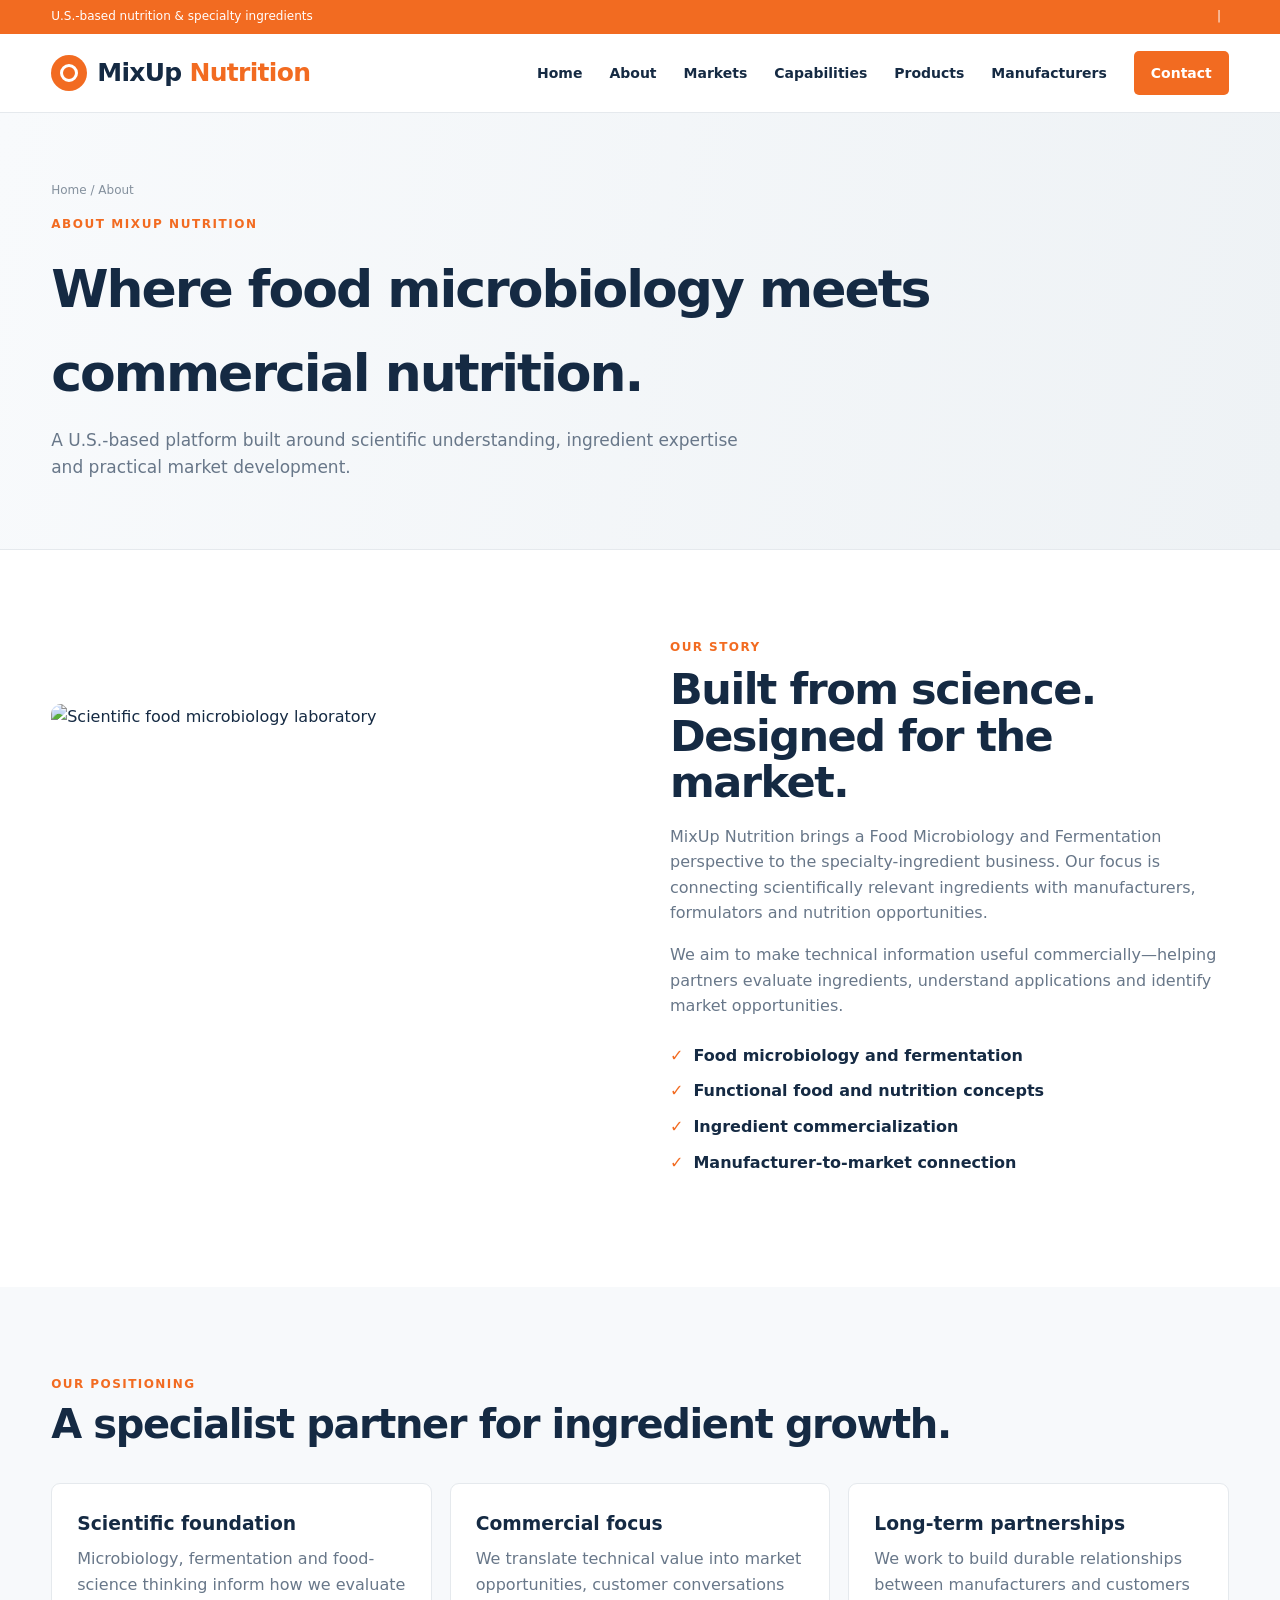
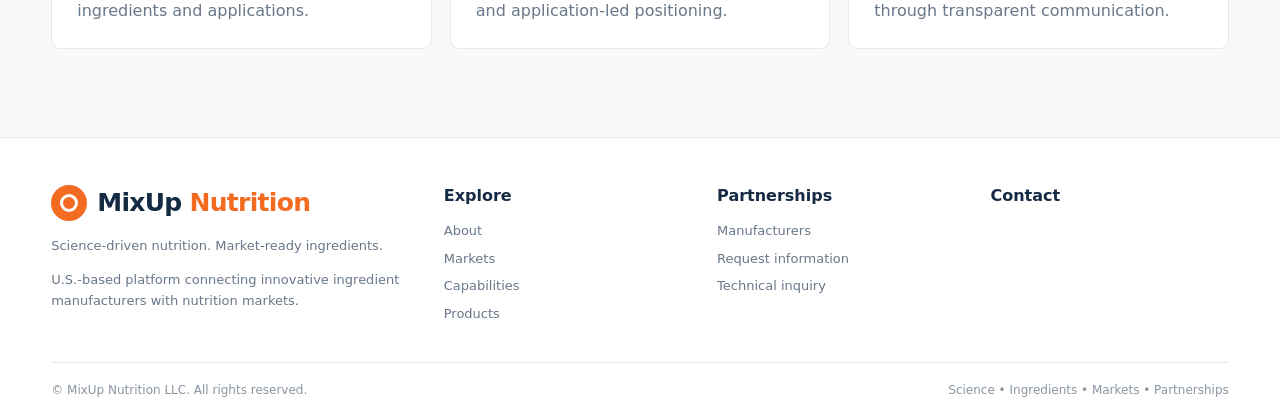
<file: Important MixUp_Nutrition_Professional_Orange_v8_Cloudflare_Ready 2/about.html>
<!doctype html><html lang="en"><head><meta charset="utf-8"><meta name="viewport" content="width=device-width,initial-scale=1"><title>About | MixUp Nutrition</title><meta name="description" content="Learn about MixUp Nutrition, a U.S.-based science-driven nutrition and specialty-ingredient platform."><link rel="stylesheet" href="styles.css"><script src="content.js"></script><script defer src="app.js"></script></head><body><div class="utility"><div class="container"><span>U.S.-based nutrition & specialty ingredients</span><span><span data-company="email"></span> &nbsp; | &nbsp; <span data-company="phone"></span></span></div></div><header class="nav"><div class="container nav-inner"><a class="brand-block" href="index.html"><span class="mark"></span><span class="brand">MixUp <em>Nutrition</em></span></a><button class="mobile" aria-label="Open menu">☰</button><nav class="menu"><a href="index.html">Home</a><a href="about.html">About</a><a href="markets.html">Markets</a><a href="solutions.html">Capabilities</a><a href="products.html">Products</a><a href="manufacturers.html">Manufacturers</a><a class="contact" href="contact.html">Contact</a></nav></div></header><main><section class="page-hero"><div class="container"><div class="breadcrumb">Home / About</div><div class="eyebrow">About MixUp Nutrition</div><h1>Where food microbiology meets commercial nutrition.</h1><p>A U.S.-based platform built around scientific understanding, ingredient expertise and practical market development.</p></div></section><section class="section"><div class="container split"><img data-img="about" alt="Scientific food microbiology laboratory"><div><div class="kicker">Our story</div><h2>Built from science. Designed for the market.</h2><p>MixUp Nutrition brings a Food Microbiology and Fermentation perspective to the specialty-ingredient business. Our focus is connecting scientifically relevant ingredients with manufacturers, formulators and nutrition opportunities.</p><p>We aim to make technical information useful commercially—helping partners evaluate ingredients, understand applications and identify market opportunities.</p><div class="checklist"><div class="check"><b>✓</b> Food microbiology and fermentation</div><div class="check"><b>✓</b> Functional food and nutrition concepts</div><div class="check"><b>✓</b> Ingredient commercialization</div><div class="check"><b>✓</b> Manufacturer-to-market connection</div></div></div></div></section><section class="section alt"><div class="container"><div class="section-head"><div><div class="kicker">Our positioning</div><h2>A specialist partner for ingredient growth.</h2></div></div><div class="feature-grid"><div class="feature"><h3>Scientific foundation</h3><p>Microbiology, fermentation and food-science thinking inform how we evaluate ingredients and applications.</p></div><div class="feature"><h3>Commercial focus</h3><p>We translate technical value into market opportunities, customer conversations and application-led positioning.</p></div><div class="feature"><h3>Long-term partnerships</h3><p>We work to build durable relationships between manufacturers and customers through transparent communication.</p></div></div></div></section></main><footer class="footer"><div class="container footer-grid"><div><div class="brand-block"><span class="mark"></span><span class="brand">MixUp <em>Nutrition</em></span></div><p>Science-driven nutrition. Market-ready ingredients.</p><p>U.S.-based platform connecting innovative ingredient manufacturers with nutrition markets.</p></div><div><h4>Explore</h4><a href="about.html">About</a><a href="markets.html">Markets</a><a href="solutions.html">Capabilities</a><a href="products.html">Products</a></div><div><h4>Partnerships</h4><a href="manufacturers.html">Manufacturers</a><a href="contact.html">Request information</a><a href="contact.html">Technical inquiry</a></div><div><h4>Contact</h4><p data-company="address"></p><a data-company="email" href="mailto:info@mixupnutrition.com"></a><a data-company="phone" href="tel:++1 706-254-0831"></a></div></div><div class="container footer-bottom"><span>© <span data-year></span> MixUp Nutrition LLC. All rights reserved.</span><span>Science • Ingredients • Markets • Partnerships</span></div></footer></body></html>
</file>
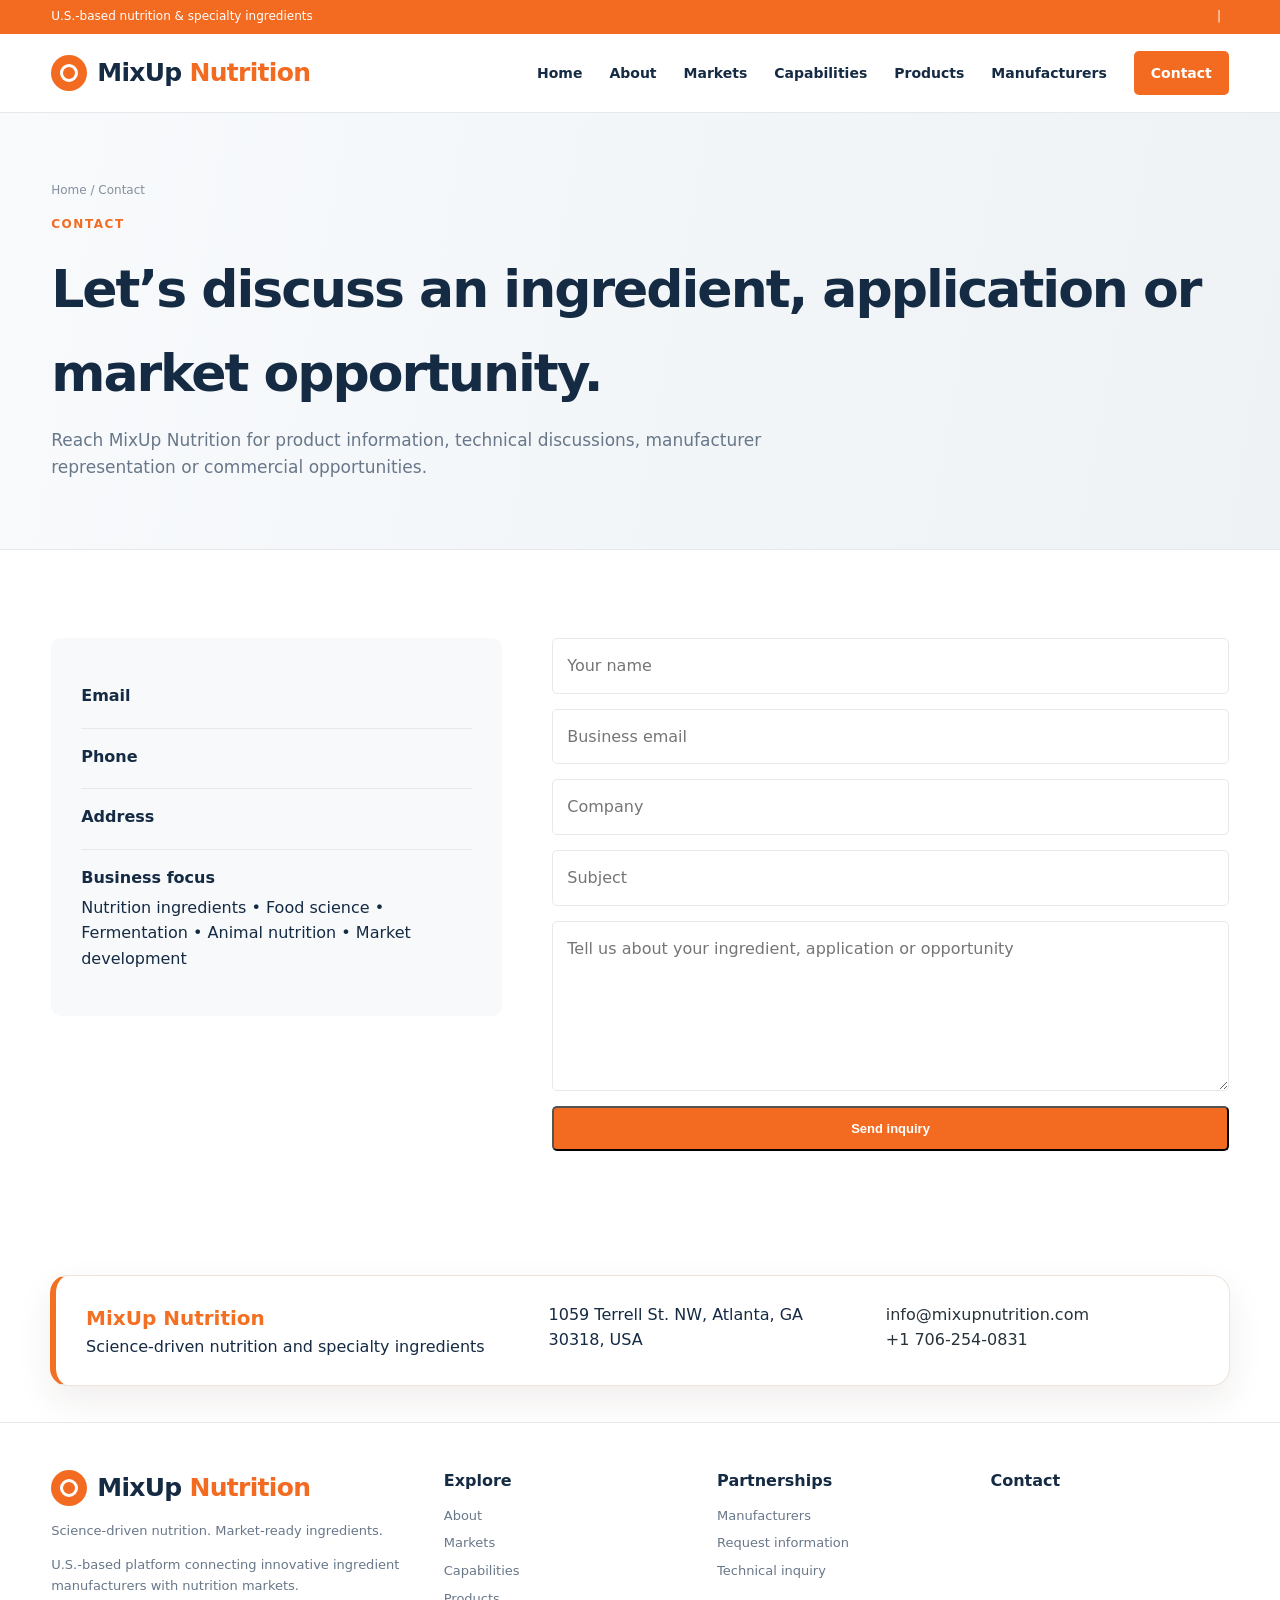
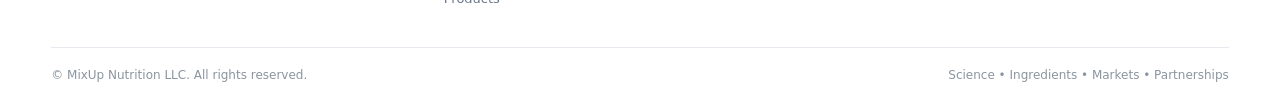
<file: Important MixUp_Nutrition_Professional_Orange_v8_Cloudflare_Ready 2/contact.html>
<!doctype html><html lang="en"><head><meta charset="utf-8"><meta name="viewport" content="width=device-width,initial-scale=1"><title>Contact | MixUp Nutrition</title><meta name="description" content="Contact MixUp Nutrition for ingredients, technical support and manufacturer partnerships."><link rel="stylesheet" href="styles.css"><script src="content.js"></script><script defer src="app.js"></script></head><body><div class="utility"><div class="container"><span>U.S.-based nutrition & specialty ingredients</span><span><span data-company="email"></span> &nbsp; | &nbsp; <span data-company="phone"></span></span></div></div><header class="nav"><div class="container nav-inner"><a class="brand-block" href="index.html"><span class="mark"></span><span class="brand">MixUp <em>Nutrition</em></span></a><button class="mobile" aria-label="Open menu">☰</button><nav class="menu"><a href="index.html">Home</a><a href="about.html">About</a><a href="markets.html">Markets</a><a href="solutions.html">Capabilities</a><a href="products.html">Products</a><a href="manufacturers.html">Manufacturers</a><a class="contact" href="contact.html">Contact</a></nav></div></header><main><section class="page-hero"><div class="container"><div class="breadcrumb">Home / Contact</div><div class="eyebrow">Contact</div><h1>Let’s discuss an ingredient, application or market opportunity.</h1><p>Reach MixUp Nutrition for product information, technical discussions, manufacturer representation or commercial opportunities.</p></div></section><section class="section"><div class="container contact-grid"><div><div class="contact-box"><div class="contact-item"><strong>Email</strong><a data-company="email" href="mailto:info@mixupnutrition.com"></a></div><div class="contact-item"><strong>Phone</strong><a data-company="phone" href="tel:++1 706-254-0831"></a></div><div class="contact-item"><strong>Address</strong><span data-company="address"></span></div><div class="contact-item"><strong>Business focus</strong><span>Nutrition ingredients • Food science • Fermentation • Animal nutrition • Market development</span></div></div></div><form class="form" action="mailto:info@mixupnutrition.com" method="post" enctype="text/plain"><input required name="Name" placeholder="Your name"><input required type="email" name="Email" placeholder="Business email"><input name="Company" placeholder="Company"><input name="Subject" placeholder="Subject"><textarea required name="Message" placeholder="Tell us about your ingredient, application or opportunity"></textarea><button class="btn primary" type="submit">Send inquiry</button></form></div></section>
<section class="contact-highlight">
  <div><strong>MixUp Nutrition</strong><br>Science-driven nutrition and specialty ingredients</div>
  <div>1059 Terrell St. NW, Atlanta, GA 30318, USA</div>
  <div><a href="mailto:info@mixupnutrition.com">info@mixupnutrition.com</a><br>
       <a href="tel:+17062540831">+1 706-254-0831</a></div>
</section>
</main><footer class="footer"><div class="container footer-grid"><div><div class="brand-block"><span class="mark"></span><span class="brand">MixUp <em>Nutrition</em></span></div><p>Science-driven nutrition. Market-ready ingredients.</p><p>U.S.-based platform connecting innovative ingredient manufacturers with nutrition markets.</p></div><div><h4>Explore</h4><a href="about.html">About</a><a href="markets.html">Markets</a><a href="solutions.html">Capabilities</a><a href="products.html">Products</a></div><div><h4>Partnerships</h4><a href="manufacturers.html">Manufacturers</a><a href="contact.html">Request information</a><a href="contact.html">Technical inquiry</a></div><div><h4>Contact</h4><p data-company="address"></p><a data-company="email" href="mailto:info@mixupnutrition.com"></a><a data-company="phone" href="tel:++1 706-254-0831"></a></div></div><div class="container footer-bottom"><span>© <span data-year></span> MixUp Nutrition LLC. All rights reserved.</span><span>Science • Ingredients • Markets • Partnerships</span></div></footer></body></html>
</file>
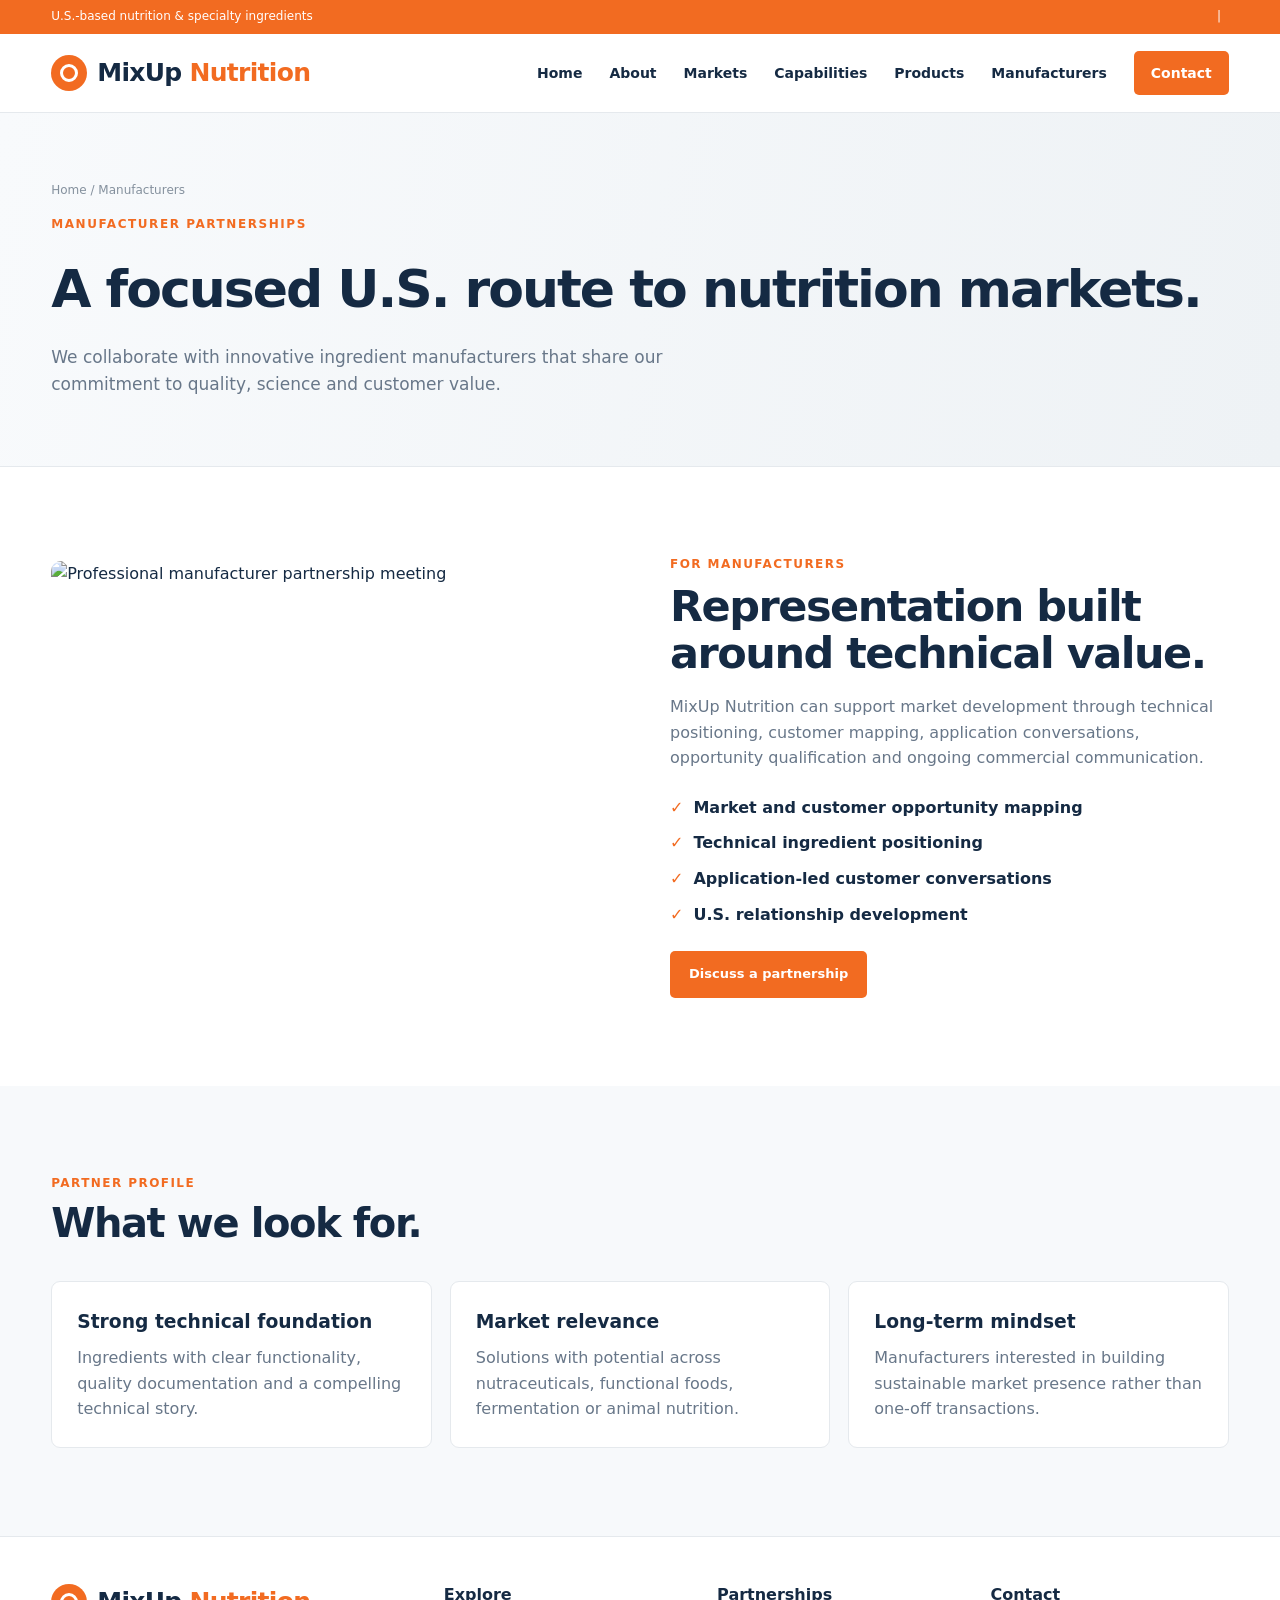
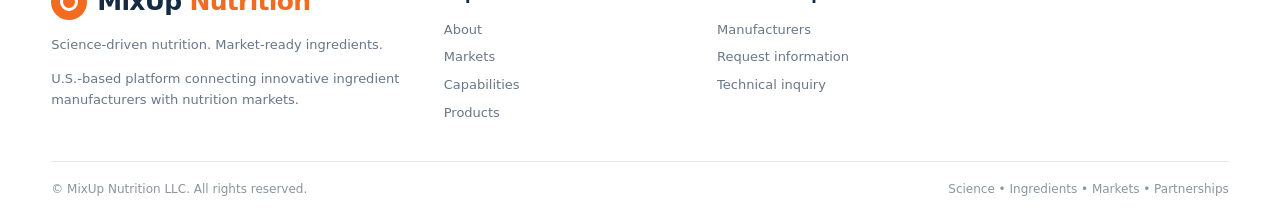
<file: Important MixUp_Nutrition_Professional_Orange_v8_Cloudflare_Ready 2/manufacturers.html>
<!doctype html><html lang="en"><head><meta charset="utf-8"><meta name="viewport" content="width=device-width,initial-scale=1"><title>Manufacturers | MixUp Nutrition</title><meta name="description" content="Manufacturer representation and market-development partnerships."><link rel="stylesheet" href="styles.css"><script src="content.js"></script><script defer src="app.js"></script></head><body><div class="utility"><div class="container"><span>U.S.-based nutrition & specialty ingredients</span><span><span data-company="email"></span> &nbsp; | &nbsp; <span data-company="phone"></span></span></div></div><header class="nav"><div class="container nav-inner"><a class="brand-block" href="index.html"><span class="mark"></span><span class="brand">MixUp <em>Nutrition</em></span></a><button class="mobile" aria-label="Open menu">☰</button><nav class="menu"><a href="index.html">Home</a><a href="about.html">About</a><a href="markets.html">Markets</a><a href="solutions.html">Capabilities</a><a href="products.html">Products</a><a href="manufacturers.html">Manufacturers</a><a class="contact" href="contact.html">Contact</a></nav></div></header><main><section class="page-hero"><div class="container"><div class="breadcrumb">Home / Manufacturers</div><div class="eyebrow">Manufacturer partnerships</div><h1>A focused U.S. route to nutrition markets.</h1><p>We collaborate with innovative ingredient manufacturers that share our commitment to quality, science and customer value.</p></div></section><section class="section"><div class="container split"><img data-img="partnership" alt="Professional manufacturer partnership meeting"><div><div class="kicker">For manufacturers</div><h2>Representation built around technical value.</h2><p>MixUp Nutrition can support market development through technical positioning, customer mapping, application conversations, opportunity qualification and ongoing commercial communication.</p><div class="checklist"><div class="check"><b>✓</b> Market and customer opportunity mapping</div><div class="check"><b>✓</b> Technical ingredient positioning</div><div class="check"><b>✓</b> Application-led customer conversations</div><div class="check"><b>✓</b> U.S. relationship development</div></div><a class="btn primary" href="contact.html">Discuss a partnership</a></div></div></section><section class="section alt"><div class="container"><div class="section-head"><div><div class="kicker">Partner profile</div><h2>What we look for.</h2></div></div><div class="feature-grid"><div class="feature"><h3>Strong technical foundation</h3><p>Ingredients with clear functionality, quality documentation and a compelling technical story.</p></div><div class="feature"><h3>Market relevance</h3><p>Solutions with potential across nutraceuticals, functional foods, fermentation or animal nutrition.</p></div><div class="feature"><h3>Long-term mindset</h3><p>Manufacturers interested in building sustainable market presence rather than one-off transactions.</p></div></div></div></section></main><footer class="footer"><div class="container footer-grid"><div><div class="brand-block"><span class="mark"></span><span class="brand">MixUp <em>Nutrition</em></span></div><p>Science-driven nutrition. Market-ready ingredients.</p><p>U.S.-based platform connecting innovative ingredient manufacturers with nutrition markets.</p></div><div><h4>Explore</h4><a href="about.html">About</a><a href="markets.html">Markets</a><a href="solutions.html">Capabilities</a><a href="products.html">Products</a></div><div><h4>Partnerships</h4><a href="manufacturers.html">Manufacturers</a><a href="contact.html">Request information</a><a href="contact.html">Technical inquiry</a></div><div><h4>Contact</h4><p data-company="address"></p><a data-company="email" href="mailto:info@mixupnutrition.com"></a><a data-company="phone" href="tel:++1 706-254-0831"></a></div></div><div class="container footer-bottom"><span>© <span data-year></span> MixUp Nutrition LLC. All rights reserved.</span><span>Science • Ingredients • Markets • Partnerships</span></div></footer></body></html>
</file>
<file: Important MixUp_Nutrition_Professional_Orange_v8_Cloudflare_Ready 2/styles.css>
:root{--orange:#f26b21;--orange2:#ff8a42;--orange3:#fff1e7;--ink:#152a43;--ink2:#263b51;--muted:#687789;--white:#fff;--bg:#f7f9fb;--line:#e5e9ed;--shadow:0 16px 45px rgba(20,43,65,.10);--radius:18px}*{box-sizing:border-box}html{scroll-behavior:smooth}body{margin:0;font-family:Inter,ui-sans-serif,system-ui,-apple-system,BlinkMacSystemFont,"Segoe UI",sans-serif;color:var(--ink);background:#fff;line-height:1.6}a{text-decoration:none;color:inherit}img{max-width:100%;display:block}.container{width:min(1180px,92%);margin:auto}.utility{background:var(--orange);color:#fff;font-size:12px}.utility .container{min-height:34px;display:flex;justify-content:space-between;align-items:center;gap:20px}.nav{position:sticky;top:0;z-index:50;background:rgba(255,255,255,.96);backdrop-filter:blur(12px);border-bottom:1px solid var(--line)}.nav-inner{min-height:78px;display:flex;align-items:center;justify-content:space-between;gap:28px}.brand{font-size:25px;font-weight:900;letter-spacing:-.7px;color:var(--ink)}.brand em{font-style:normal;color:var(--orange)}.menu{display:flex;align-items:center;gap:27px;font-size:14px;font-weight:700}.menu a:hover{color:var(--orange)}.menu .contact{padding:11px 17px;background:var(--orange);color:#fff;border-radius:5px}.mobile{display:none;border:0;background:none;font-size:25px}.hero{position:relative;overflow:hidden;background:#f6f8fa}.hero-grid{display:grid;grid-template-columns:1fr 1.1fr;min-height:570px}.hero-copy{padding:82px 30px 70px 0;display:flex;flex-direction:column;justify-content:center}.eyebrow{font-size:12px;font-weight:800;letter-spacing:.13em;text-transform:uppercase;color:var(--orange);margin-bottom:14px}.hero h1{font-size:clamp(42px,5vw,70px);line-height:1.02;letter-spacing:-2.6px;margin:0 0 23px}.hero h1 span{color:var(--orange)}.hero p{font-size:18px;color:#566678;max-width:600px}.buttons{display:flex;gap:12px;flex-wrap:wrap;margin-top:24px}.btn{display:inline-flex;align-items:center;justify-content:center;padding:13px 19px;border-radius:5px;font-weight:800;font-size:13px}.primary{background:var(--orange);color:#fff}.outline{border:1px solid var(--orange);color:var(--orange);background:#fff}.hero-media{min-height:570px;position:relative}.hero-media img{width:100%;height:100%;object-fit:cover}.hero-media:after{content:"";position:absolute;inset:0;background:linear-gradient(90deg,#f6f8fa 0%,rgba(246,248,250,.2) 18%,transparent 55%)}.trust-strip{margin-top:-42px;position:relative;z-index:2}.trust{background:var(--orange);color:#fff;border-radius:8px;box-shadow:var(--shadow);display:grid;grid-template-columns:repeat(4,1fr);overflow:hidden}.trust div{padding:20px;border-right:1px solid rgba(255,255,255,.25);font-weight:800;font-size:14px}.section{padding:88px 0}.section.alt{background:var(--bg)}.section-head{display:flex;justify-content:space-between;gap:30px;align-items:end;margin-bottom:36px}.section-head h2{font-size:40px;line-height:1.08;letter-spacing:-1.4px;margin:0}.section-head p{max-width:570px;color:var(--muted);margin:0}.kicker{color:var(--orange);font-size:12px;font-weight:900;letter-spacing:.12em;text-transform:uppercase;margin-bottom:9px}.split{display:grid;grid-template-columns:1fr 1fr;gap:60px;align-items:center}.split img{height:430px;width:100%;object-fit:cover;border-radius:10px}.split h2{font-size:43px;line-height:1.08;letter-spacing:-1.5px;margin:0 0 18px}.split p{color:var(--muted)}.checklist{display:grid;gap:10px;margin:24px 0}.check{display:flex;gap:10px;align-items:flex-start;font-weight:700}.check b{color:var(--orange)}.cards{display:grid;grid-template-columns:repeat(4,1fr);gap:18px}.card{background:#fff;border:1px solid var(--line);border-radius:10px;overflow:hidden;transition:.2s;box-shadow:0 3px 16px rgba(20,43,65,.04)}.card:hover{transform:translateY(-4px);box-shadow:var(--shadow);border-color:#ffd0b3}.card img{height:190px;width:100%;object-fit:cover}.card-body{padding:20px}.card h3{font-size:19px;line-height:1.2;margin:0 0 9px}.card p{font-size:14px;color:var(--muted);margin:0 0 15px}.link{font-size:11px;color:var(--orange);font-weight:900;letter-spacing:.08em;text-transform:uppercase}.cap-grid{display:grid;grid-template-columns:repeat(3,1fr);gap:18px}.cap{background:#fff;border:1px solid var(--line);padding:0;border-radius:10px;overflow:hidden}.cap img{height:170px;width:100%;object-fit:cover}.cap-body{padding:21px}.cap h3{margin:0 0 8px;font-size:18px}.cap p{margin:0;color:var(--muted);font-size:14px}.product-grid{display:grid;grid-template-columns:repeat(3,1fr);gap:18px}.product{border:1px solid var(--line);border-radius:10px;background:#fff;overflow:hidden}.product img{height:170px;width:100%;object-fit:cover}.product-body{padding:19px}.product h3{margin:0 0 8px;font-size:18px}.product p{margin:0 0 12px;color:var(--muted);font-size:14px}.tag{display:inline-block;background:var(--orange3);color:var(--orange);font-size:11px;font-weight:800;padding:5px 8px;border-radius:4px}.cta-band{background:var(--ink);color:#fff;padding:70px 0}.cta-band .inner{display:flex;align-items:center;justify-content:space-between;gap:30px}.cta-band h2{font-size:39px;line-height:1.1;margin:0 0 10px}.cta-band p{color:#c6d0da;max-width:650px;margin:0}.page-hero{background:linear-gradient(100deg,#f8fafc 0%,#eef2f5 100%);padding:68px 0;border-bottom:1px solid var(--line)}.page-hero h1{font-size:52px;letter-spacing:-2px;margin:0 0 12px}.page-hero p{color:var(--muted);max-width:720px;font-size:17px;margin:0}.breadcrumb{font-size:12px;color:#84909d;margin-bottom:15px}.feature-grid{display:grid;grid-template-columns:repeat(3,1fr);gap:18px}.feature{border-top:4px solid var(--orange);background:#fff;border:1px solid var(--line);padding:25px;border-radius:9px}.feature h3{margin:0 0 8px}.feature p{color:var(--muted);margin:0}.product-table{width:100%;border-collapse:collapse;background:#fff}.product-table th,.product-table td{padding:16px;border-bottom:1px solid var(--line);text-align:left}.product-table th{background:#f5f7f9;font-size:12px;text-transform:uppercase;letter-spacing:.08em}.contact-grid{display:grid;grid-template-columns:.8fr 1.2fr;gap:50px}.contact-box{background:var(--bg);padding:30px;border-radius:10px}.contact-item{padding:15px 0;border-bottom:1px solid var(--line)}.contact-item:last-child{border:0}.contact-item strong{display:block;margin-bottom:4px}.form{display:grid;gap:15px}.form input,.form textarea{width:100%;padding:14px;border:1px solid var(--line);border-radius:5px;font:inherit}.form textarea{min-height:170px;resize:vertical}.footer{background:#fff;border-top:1px solid var(--line);padding:45px 0 20px}.footer-grid{display:grid;grid-template-columns:1.5fr 1fr 1fr 1fr;gap:35px}.footer h4{margin:0 0 12px}.footer p,.footer a{color:var(--muted);font-size:13px}.footer a{display:block;margin:7px 0}.footer-bottom{border-top:1px solid var(--line);margin-top:30px;padding-top:18px;color:#8a95a0;font-size:12px;display:flex;justify-content:space-between}.notice{background:var(--orange3);border-left:4px solid var(--orange);padding:16px 18px;border-radius:5px;color:#70472c}.editable{font-size:12px;color:#8a95a0;margin-top:10px}.brand-block{display:flex;align-items:center;gap:10px}.mark{width:36px;height:36px;border-radius:50%;background:var(--orange);position:relative}.mark:after{content:"";position:absolute;width:12px;height:12px;border:3px solid #fff;border-radius:50%;left:9px;top:9px}@media(max-width:900px){.menu{display:none}.mobile{display:block}.hero-grid,.split,.contact-grid{grid-template-columns:1fr}.hero-copy{padding:55px 0}.hero-media{min-height:360px}.hero-media:after{display:none}.cards{grid-template-columns:repeat(2,1fr)}.cap-grid,.feature-grid,.product-grid{grid-template-columns:repeat(2,1fr)}.trust{grid-template-columns:repeat(2,1fr)}.footer-grid{grid-template-columns:1fr 1fr}.cta-band .inner{display:block}.cta-band .btn{margin-top:22px}}@media(max-width:600px){.cards,.cap-grid,.feature-grid,.product-grid,.trust,.footer-grid{grid-template-columns:1fr}.hero h1{font-size:44px}.page-hero h1{font-size:40px}.section{padding:60px 0}.section-head{display:block}.section-head h2{font-size:34px;margin-bottom:15px}.split h2{font-size:35px}.utility .container{font-size:11px}.footer-bottom{display:block}.footer-bottom span{display:block;margin-top:7px}}

.contact-highlight{display:grid;grid-template-columns:1.4fr 1fr 1fr;gap:24px;margin:36px auto;padding:26px 30px;max-width:1180px;background:#fff;border:1px solid #eee4dc;border-left:6px solid #F36F21;border-radius:18px;box-shadow:0 14px 35px rgba(65,42,28,.08)}
.contact-highlight strong{color:#F36F21;font-size:20px}.contact-highlight a{color:#27323A;text-decoration:none}
@media(max-width:800px){.contact-highlight{grid-template-columns:1fr}}
</file>
